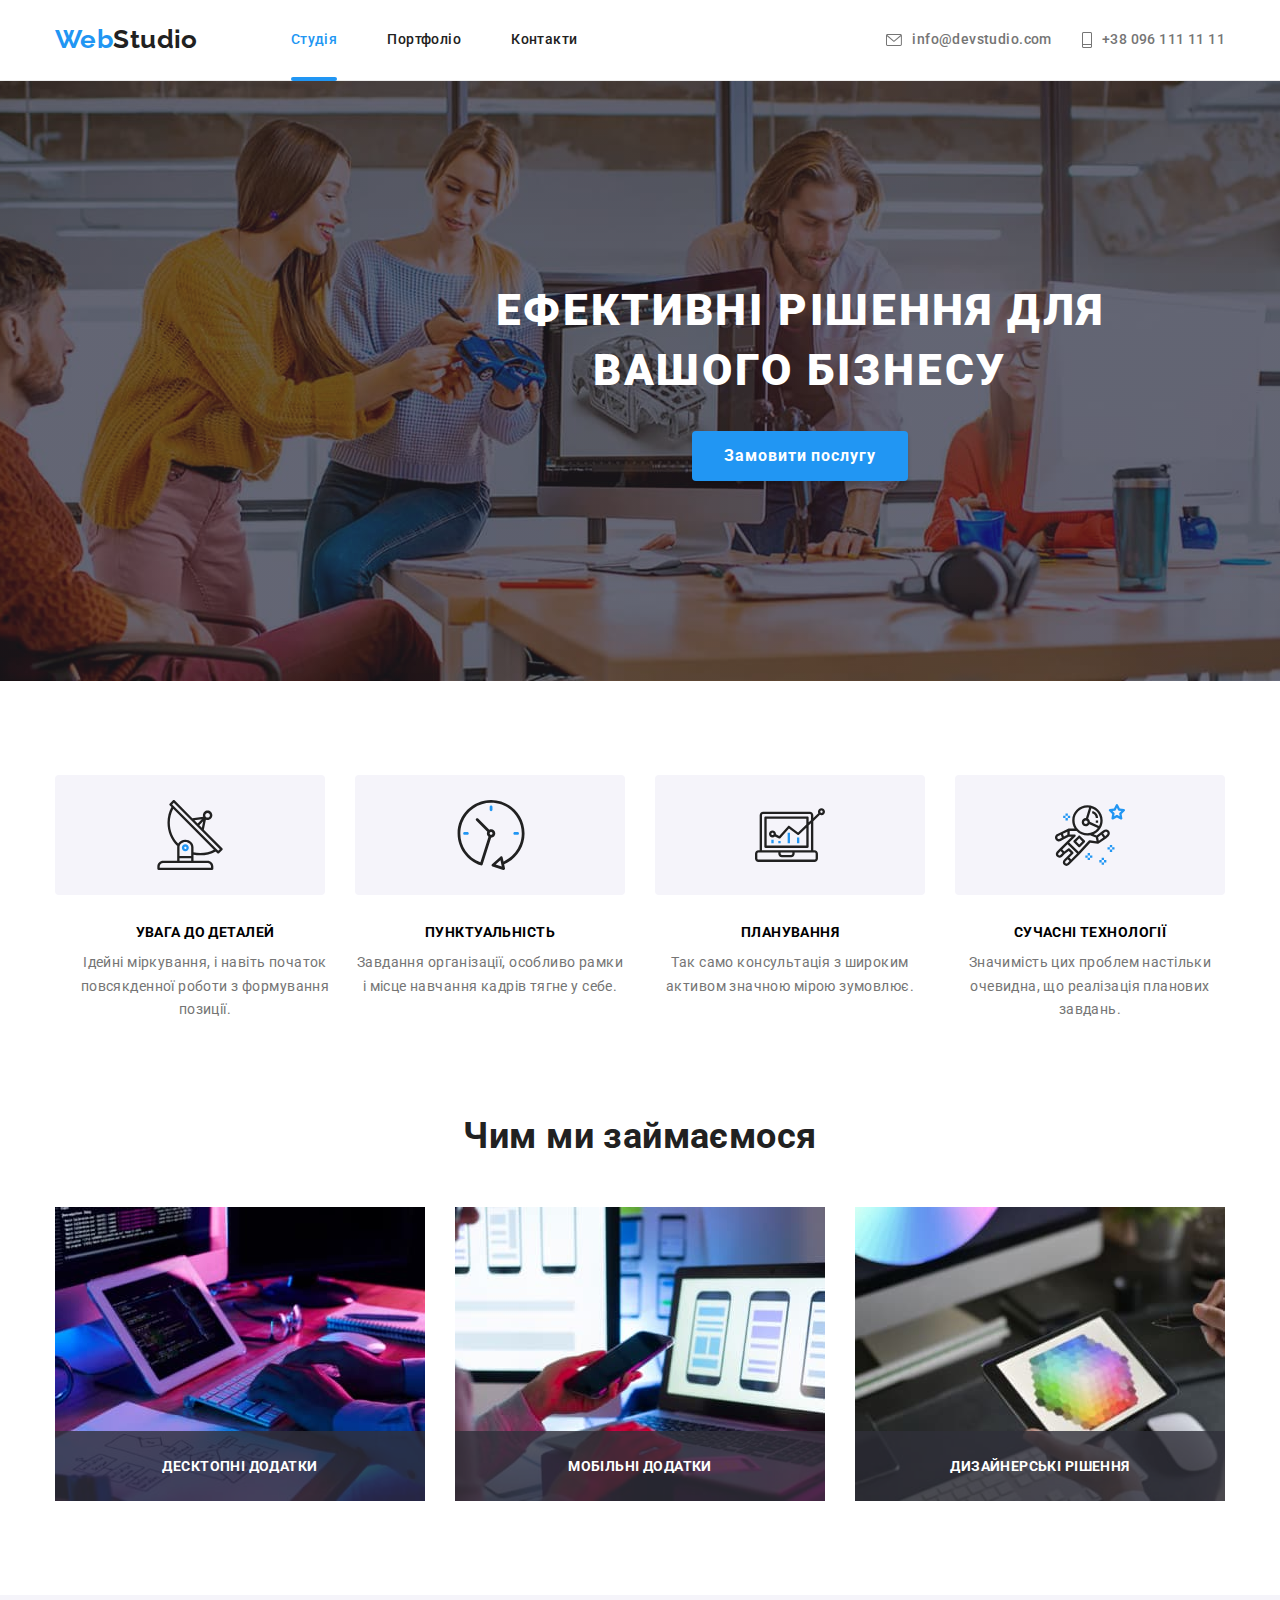
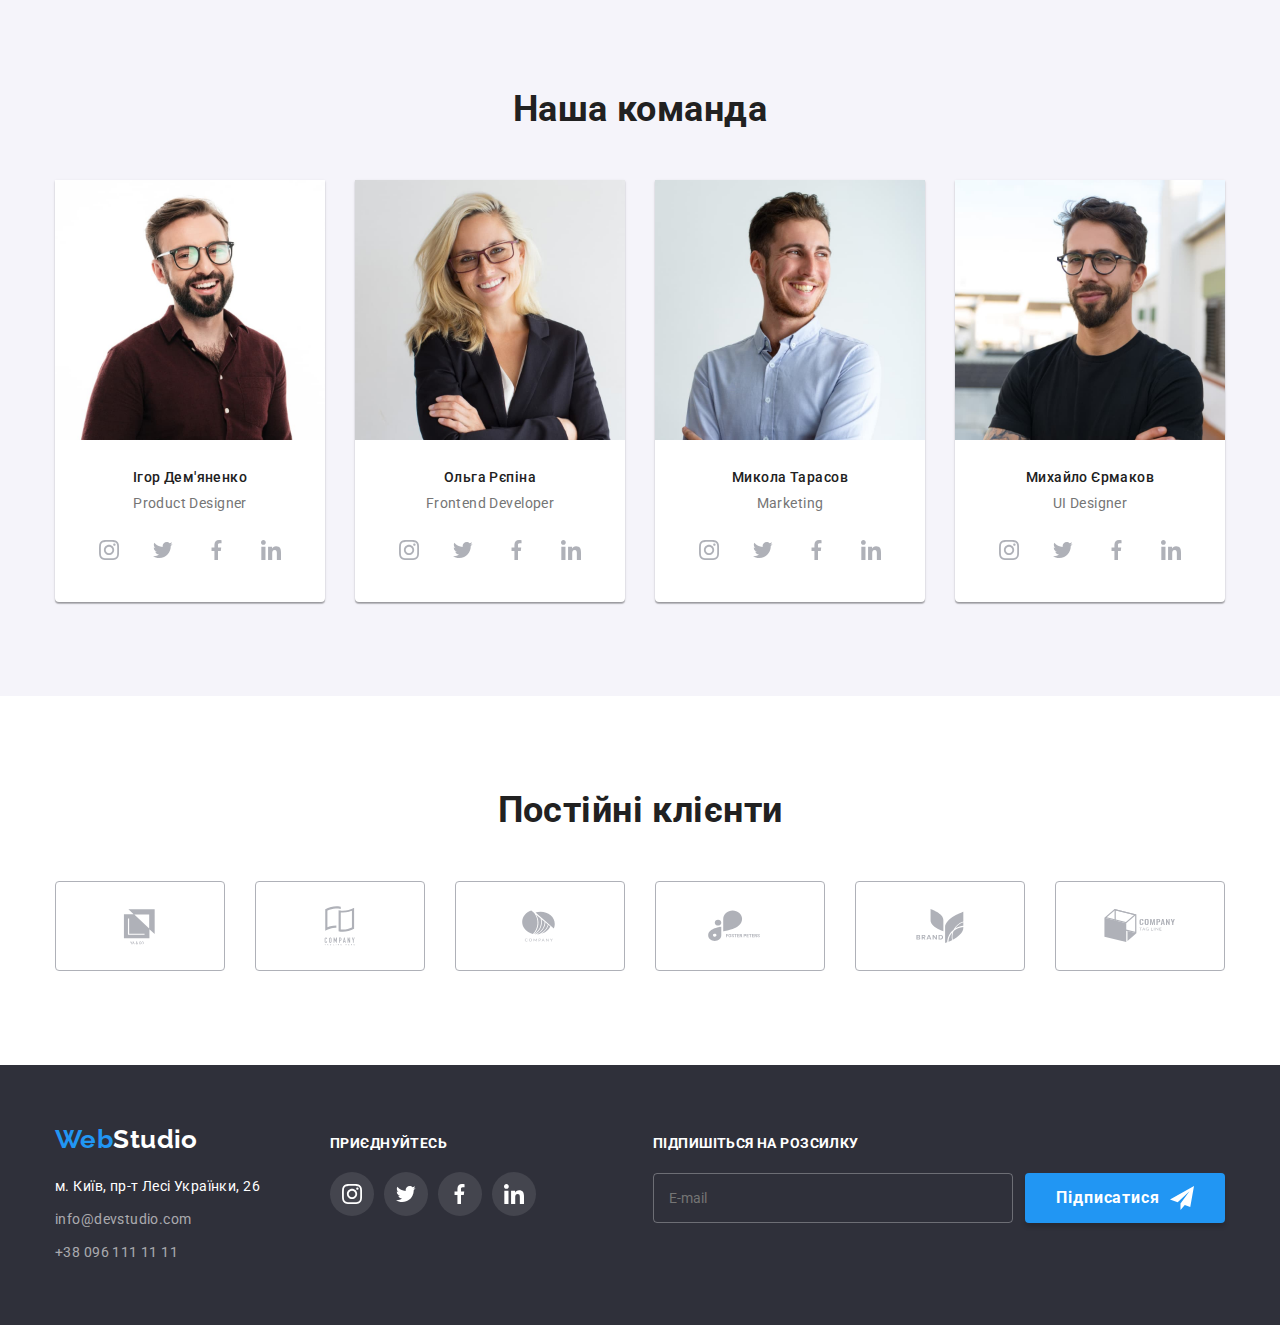
<file: index.html>
<!DOCTYPE html>
<html lang="uk">
  <head>
    <meta charset="UTF-8" />
    <meta name="viewport" content="width=device-width, initial-scale=1.0" />
    <meta http-equiv="X-UA-Compatible" content="ie=edge" />
    <title>Studio</title>
    <link
      href="https://fonts.googleapis.com/css2?family=Raleway:wght@700&family=Roboto:wght@400;500;700;900&display=swap"
      rel="stylesheet"
    />
    <link rel="stylesheet" href="./css/main.min.css" />
  </head>
  <body>
    <!--Верхняя линия-->
    <header class="page-header">
      <div class="container">
        <nav class="nav-list">
          <a href="./index.html" class="logo link"
            >Web<span class="logo--color">Studio</span></a
          >
          <ul class="site-nav list">
            <li class="site-nav__item">
              <a
                href="./index.html"
                class="site-nav__link site-nav__link--current link"
                >Студія</a
              >
            </li>
            <li class="site-nav__item">
              <a href="./portfolio.html" class="site-nav__link link"
                >Портфоліо</a
              >
            </li>
            <li class="site-nav__item">
              <a href="#" class="site-nav__link link">Контакти</a>
            </li>
          </ul>
        </nav>
        <ul class="contacts-nav list">
          <li class="contacts-nav__item">
            <a href="mailto:info@devstudio.com" class="contacts-nav__link link">
              <svg class="contacts-nav__icon" width="16" height="12">
                <use href="./images/icons.svg#icon-envelope"></use>
              </svg>
              info@devstudio.com</a
            >
          </li>
          <li class="contacts-nav__item">
            <a href="tel:+380961111111" class="contacts-nav__link link">
              <svg class="contacts-nav__icon" width="10" height="16">
                <use href="./images/icons.svg#icon-mobile"></use>
              </svg>
              +38 096 111 11 11</a
            >
          </li>
        </ul>
      </div>
    </header>
    <main>
      <!--Шапка сайта-->
      <section class="hero">
        <div class="hero__container container">
          <h1 class="hero__title">Ефективні рішення для вашого бізнесу</h1>
          <button
            class="hero__button button primary"
            type="button"
            data-modal-open
          >
            Замовити послугу
          </button>
        </div>
      </section>

      <!--Особенности-->
      <section class="features section">
        <div class="container">
          <h2 class="features__title title hidden">Нащі цінності</h2>
          <ul class="features-list list">
            <li class="">
              <div class="features-list__icon-box">
                <svg class="features-list__icon" width="70" height="70">
                  <use href="./images/icons.svg#icon-satelite"></use>
                </svg>
              </div>
              <h3 class="features-list__uptitle uptitle">УВАГА ДО ДЕТАЛЕЙ</h3>
              <p class="features-list__text">
                Ідейні міркування, і навіть початок повсякденної роботи з
                формування позиції.
              </p>
            </li>
            <li class="features-list__item">
              <div class="features-list__icon-box">
                <svg class="features-list__icon" width="70" height="70">
                  <use href="./images/icons.svg#icon-clock"></use>
                </svg>
              </div>
              <h3 class="features-list__uptitle uptitle">ПУНКТУАЛЬНІСТЬ</h3>
              <p class="features-list__text">
                Завдання організації, особливо рамки і місце навчання кадрів
                тягне у себе.
              </p>
            </li>
            <li class="features-list__item">
              <div class="features-list__icon-box">
                <svg class="features-list__icon" width="70" height="70">
                  <use href="./images/icons.svg#icon-desktop"></use>
                </svg>
              </div>
              <h3 class="features-list__uptitle uptitle">ПЛАНУВАННЯ</h3>
              <p class="features-list__text">
                Так само консультація з широким активом значною мірою зумовлює.
              </p>
            </li>
            <li class="features-list__item">
              <div class="features-list__icon-box">
                <svg class="features-list__icon" width="70" height="70">
                  <use href="./images/icons.svg#icon-astronaut"></use>
                </svg>
              </div>
              <h3 class="features-list__uptitle uptitle">СУЧАСНІ ТЕХНОЛОГІЇ</h3>
              <p class="features-list__text">
                Значимість цих проблем настільки очевидна, що реалізація
                планових завдань.
              </p>
            </li>
          </ul>
        </div>
      </section>
      <!--Чем мы занимаемся-->
      <section class="scope section">
        <div class="container">
          <h2 class="scope__title title">Чим ми займаємося</h2>
          <ul class="scope-list list">
            <li class="scope-list__item">
              <img
                src="./images/about/01.jpg"
                alt="Десктопні додатки"
                class="scope-list__img"
                width="370"
              />
              <div class="scope-list__box">
                <p class="scope-list__title uptitle">Десктопні додатки</p>
              </div>
            </li>
            <li class="scope-list__item">
              <img
                src="./images/about/02.jpg"
                alt="Мобільні додатки"
                class="scope-list__img"
                width="370"
              />
              <div class="scope-list__box">
                <p class="scope-list__title uptitle">Мобільні додатки</p>
              </div>
            </li>
            <li class="scope-list__item">
              <img
                src="./images/about/03.jpg"
                alt="Дизайнерські рішення"
                class="scope-list__img"
                width="370"
              />
              <div class="scope-list__box">
                <p class="scope-list__title uptitle">Дизайнерські рішення</p>
              </div>
            </li>
          </ul>
        </div>
      </section>

      <!--Наша команда-->
      <section class="team section">
        <div class="container">
          <h2 class="team__title title">Наша команда</h2>
          <ul class="team-list list">
            <li class="team-list__item">
              <img
                src="./images/team/id.jpg"
                alt="Ігор Дем'яненко"
                width="270"
              />
              <div class="team-meta">
                <h3 class="team-meta__name">Ігор Дем'яненко</h3>
                <p lang="en" class="team-meta__position">Product Designer</p>

                <ul class="social-list list">
                  <li class="social-list__item">
                    <a href="#" class="social-list__link link">
                      <svg class="social-list__icon" width="20" height="20">
                        <use href="./images/icons.svg#icon-instagram"></use>
                      </svg>
                    </a>
                  </li>

                  <li class="social-list__item">
                    <a href="#" class="social-list__link link">
                      <svg class="social-list__icon" width="20" height="20">
                        <use href="./images/icons.svg#icon-twitter"></use>
                      </svg>
                    </a>
                  </li>
                  <li class="social-list__item">
                    <a href="#" class="social-list__link link">
                      <svg class="social-list__icon" width="20" height="20">
                        <use href="./images/icons.svg#icon-facebook"></use>
                      </svg>
                    </a>
                  </li>
                  <li class="social-list__item">
                    <a href="#" class="social-list__link link">
                      <svg class="social-list__icon" width="20" height="20">
                        <use href="./images/icons.svg#icon-linkedin"></use>
                      </svg>
                    </a>
                  </li>
                </ul>
              </div>
            </li>
            <li class="team-list__item">
              <img src="./images/team/or.jpg" alt="Ольга Рєпіна" width="270" />
              <div class="team-meta">
                <h3 class="team-meta__name">Ольга Рєпіна</h3>
                <p lang="en" class="team-meta__position">Frontend Developer</p>
                <ul class="social-list list">
                  <li class="social-list__item">
                    <a href="#" class="social-list__link link">
                      <svg class="social-list__icon" width="20" height="20">
                        <use href="./images/icons.svg#icon-instagram"></use>
                      </svg>
                    </a>
                  </li>

                  <li class="social-list__item">
                    <a href="#" class="social-list__link link">
                      <svg class="social-list__icon" width="20" height="20">
                        <use href="./images/icons.svg#icon-twitter"></use>
                      </svg>
                    </a>
                  </li>
                  <li class="social-list__item">
                    <a href="#" class="social-list__link link">
                      <svg class="social-list__icon" width="20" height="20">
                        <use href="./images/icons.svg#icon-facebook"></use>
                      </svg>
                    </a>
                  </li>
                  <li class="social-list__item">
                    <a href="#" class="social-list__link link">
                      <svg class="social-list__icon" width="20" height="20">
                        <use href="./images/icons.svg#icon-linkedin"></use>
                      </svg>
                    </a>
                  </li>
                </ul>
              </div>
            </li>
            <li class="team-list__item">
              <img
                src="./images/team/nt.jpg"
                alt="Микола Тарасов"
                width="270"
              />
              <div class="team-meta">
                <h3 class="team-meta__name">Микола Тарасов</h3>
                <p lang="en" class="team-meta__position">Marketing</p>
                <ul class="social-list list">
                  <li class="social-list__item">
                    <a href="#" class="social-list__link link">
                      <svg class="social-list__icon" width="20" height="20">
                        <use href="./images/icons.svg#icon-instagram"></use>
                      </svg>
                    </a>
                  </li>

                  <li class="social-list__item">
                    <a href="#" class="social-list__link">
                      <svg class="social-list__icon" width="20" height="20">
                        <use href="./images/icons.svg#icon-twitter"></use>
                      </svg>
                    </a>
                  </li>
                  <li class="social-list__item">
                    <a href="#" class="social-list__link">
                      <svg class="social-list__icon" width="20" height="20">
                        <use href="./images/icons.svg#icon-facebook"></use>
                      </svg>
                    </a>
                  </li>
                  <li class="social-list__item">
                    <a href="#" class="social-list__link">
                      <svg class="social-list__icon" width="20" height="20">
                        <use href="./images/icons.svg#icon-linkedin"></use>
                      </svg>
                    </a>
                  </li>
                </ul>
              </div>
            </li>
            <li class="team-list__item">
              <img
                src="./images/team/my.jpg"
                alt="Михайло Єрмаков"
                width="270"
              />
              <div class="team-meta">
                <h3 class="team-meta__name">Михайло Єрмаков</h3>
                <p lang="en" class="team-meta__position">UI Designer</p>
                <ul class="social-list list">
                  <li class="social-list__item">
                    <a href="#" class="social-list__link link">
                      <svg class="social-list__icon" width="20" height="20">
                        <use href="./images/icons.svg#icon-instagram"></use>
                      </svg>
                    </a>
                  </li>

                  <li class="social-list__item">
                    <a href="#" class="social-list__link link">
                      <svg class="social-list__icon" width="20" height="20">
                        <use href="./images/icons.svg#icon-twitter"></use>
                      </svg>
                    </a>
                  </li>
                  <li class="social-list__item">
                    <a href="#" class="social-list__link link">
                      <svg class="social-list__icon" width="20" height="20">
                        <use href="./images/icons.svg#icon-facebook"></use>
                      </svg>
                    </a>
                  </li>
                  <li class="social-list__item">
                    <a href="#" class="social-list__link link">
                      <svg class="social-list__icon" width="20" height="20">
                        <use href="./images/icons.svg#icon-linkedin"></use>
                      </svg>
                    </a>
                  </li>
                </ul>
              </div>
            </li>
          </ul>
        </div>
      </section>

      <!--Секция клиенты-->
      <section class="client section">
        <div class="container">
          <h2 class="client__title title">Постійні клієнти</h2>
          <ul class="client-list list">
            <li class="client-list__item">
              <a href="" class="client-list_link link" aria-label="Клієнт-1">
                <svg class="client-list__icon" width="88" height="45">
                  <use href="./images/icons.svg#icon-partner1"></use>
                </svg>
              </a>
            </li>
            <li class="client-list__item">
              <a href="" class="client-list_link link" aria-label="Клієнт-2">
                <svg class="client-list__icon" width="88" height="45">
                  <use href="./images/icons.svg#icon-partner2"></use>
                </svg>
              </a>
            </li>
            <li class="client-list__item">
              <a href="" class="client-list_link link" aria-label="Клієнт-3">
                <svg class="client-list__icon" width="88" height="45">
                  <use href="./images/icons.svg#icon-partner3"></use>
                </svg>
              </a>
            </li>
            <li class="client-list__item">
              <a href="" class="client-list_link link" aria-label="Клієнт-4">
                <svg class="client-list__icon" width="88" height="45">
                  <use href="./images/icons.svg#icon-partner6"></use>
                </svg>
              </a>
            </li>
            <li class="client-list__item">
              <a href="" class="client-list_link link" aria-label="Клієнт-5">
                <svg class="client-list__icon" width="88" height="45">
                  <use href="./images/icons.svg#icon-partner4"></use>
                </svg>
              </a>
            </li>
            <li class="client-list__item">
              <a href="" class="client-list_link link" aria-label="Клієнт-6">
                <svg class="client-list__icon" width="88" height="45">
                  <use href="./images/icons.svg#icon-partner5"></use>
                </svg>
              </a>
            </li>
          </ul>
        </div>
      </section>
    </main>
    <!--Подвал-->
    <footer class="page-footer">
      <div class="container">
        <div class="address-box">
          <a href="./index.html" class="logo link"
            >Web<span class="logo--color">Studio</span></a
          >
          <address class="address">
            <ul class="contacts-list list">
              <li class="contacts-list__item">
                <a
                  href="https://goo.gl/maps/Dsh2uU1Qyo9ZcRkR6"
                  target="_blank"
                  class="contacts-list__link contacts-list__link--color link"
                  >м. Київ, пр-т Лесі Українки, 26</a
                >
              </li>
              <li class="contacts-list__item">
                <a
                  href="mailto:info@devstudio.com"
                  class="contacts-list__link link"
                  >info@devstudio.com</a
                >
              </li>
              <li class="contacts-list__item">
                <a href="tel:+380961111111" class="contacts-list__link link"
                  >+38 096 111 11 11</a
                >
              </li>
            </ul>
          </address>
        </div>
        <div class="social">
          <p class="social__title uptitle">приєднуйтесь</p>
          <ul class="social-list list">
            <li class="social-list__item">
              <a href="#" class="social-list__link link">
                <svg class="social-list__icon" width="20" height="20">
                  <use href="./images/icons.svg#icon-instagram"></use>
                </svg>
              </a>
            </li>

            <li class="social-list__item">
              <a href="#" class="social-list__link link">
                <svg class="social-list__icon" width="20" height="20">
                  <use href="./images/icons.svg#icon-twitter"></use>
                </svg>
              </a>
            </li>
            <li class="social-list__item">
              <a href="#" class="social-list__link link">
                <svg class="social-list__icon" width="20" height="20">
                  <use href="./images/icons.svg#icon-facebook"></use>
                </svg>
              </a>
            </li>
            <li class="social-list__item">
              <a href="#" class="social-list__link link">
                <svg class="social-list__icon" width="20" height="20">
                  <use href="./images/icons.svg#icon-linkedin"></use>
                </svg>
              </a>
            </li>
          </ul>
        </div>

        <div class="subscription">
          <p class="subscription-title uptitle">Підпишіться на розсилку</p>
          <form class="subscribe" name="footer_form" novalidate>
            <label class="subscribe__label">
              <input
                class="subscribe__input"
                type="email"
                name="email"
                placeholder="E-mail"
              />
            </label>
            <button class="subscribe__button button primary" type="submit">
              <span>Підписатися</span>
              <svg class="subscribe__icon" width="24" height="24">
                <use href="./images/icons.svg#icon-telegram"></use>
              </svg>
            </button>
          </form>
        </div>
      </div>
    </footer>
    <!-- modal -->
    <div class="backdrop hidden" data-modal>
      <div class="modal">
        <button
          class="modal__button-close button"
          type="button"
          data-modal-close
        >
          <svg class="modal__icon" width="30" height="30">
            <use href="./images/icons.svg#icon-close"></use>
          </svg>
        </button>

        <!-- форма -->
        <p class="modal__title">Залиште свої дані, ми вам передзвонимо</p>
        <form class="modal-form">
          <div class="modal-form__box" role="group">
            <label class="modal-form__label">
              <span class="modal-form__prefix">Ім'я</span>
              <span class="modal-form__span">
                <input
                  class="modal-form__input"
                  type="text"
                  name="name"
                  autofocus
                />
                <svg class="modal-form__icon" width="12" height="12">
                  <use href="./images/icons.svg#icon-personal"></use>
                </svg>
              </span>
            </label>

            <label class="modal-form__label">
              <span class="modal-form__prefix">Телефон</span>
              <span class="modal-form__span">
                <input class="modal-form__input" type="tel" name="tel" />
                <svg class="modal-form__icon" width="13" height="13">
                  <use href="./images/icons.svg#icon-phone"></use>
                </svg>
              </span>
            </label>
            <label class="modal-form__label">
              <span class="modal-form__prefix">Пошта</span>
              <span class="modal-form__span">
                <input class="modal-form__input" type="email" name="email" />
                <svg class="modal-form__icon" width="15" height="12">
                  <use href="./images/icons.svg#icon-mail"></use>
                </svg>
              </span>
            </label>

            <label class="modal-form__label">
              <span class="modal-form__prefix">Коментар</span>
              <textarea
                class="modal-form__comment modal-form__input"
                name="textarea"
                placeholder="Введіть текст"
              ></textarea>
            </label>
          </div>

          <input
            type="checkbox"
            class="modal-form-checkbox hidden"
            id="accept-policy"
          />
          <label for="accept-policy" class="modal-form-checkbox-label"
            >Погоджуюся з розсилкою та приймаю &nbsp;<a
              href=""
              class="modal-form-checkbox-link"
              >Умови договору</a
            ></label
          >

          <button class="modal-form__button button primary" type="submit">
            Відправити
          </button>
        </form>
      </div>
    </div>
    <script src="./js/modal.js"></script>
  </body>
</html>
</file>
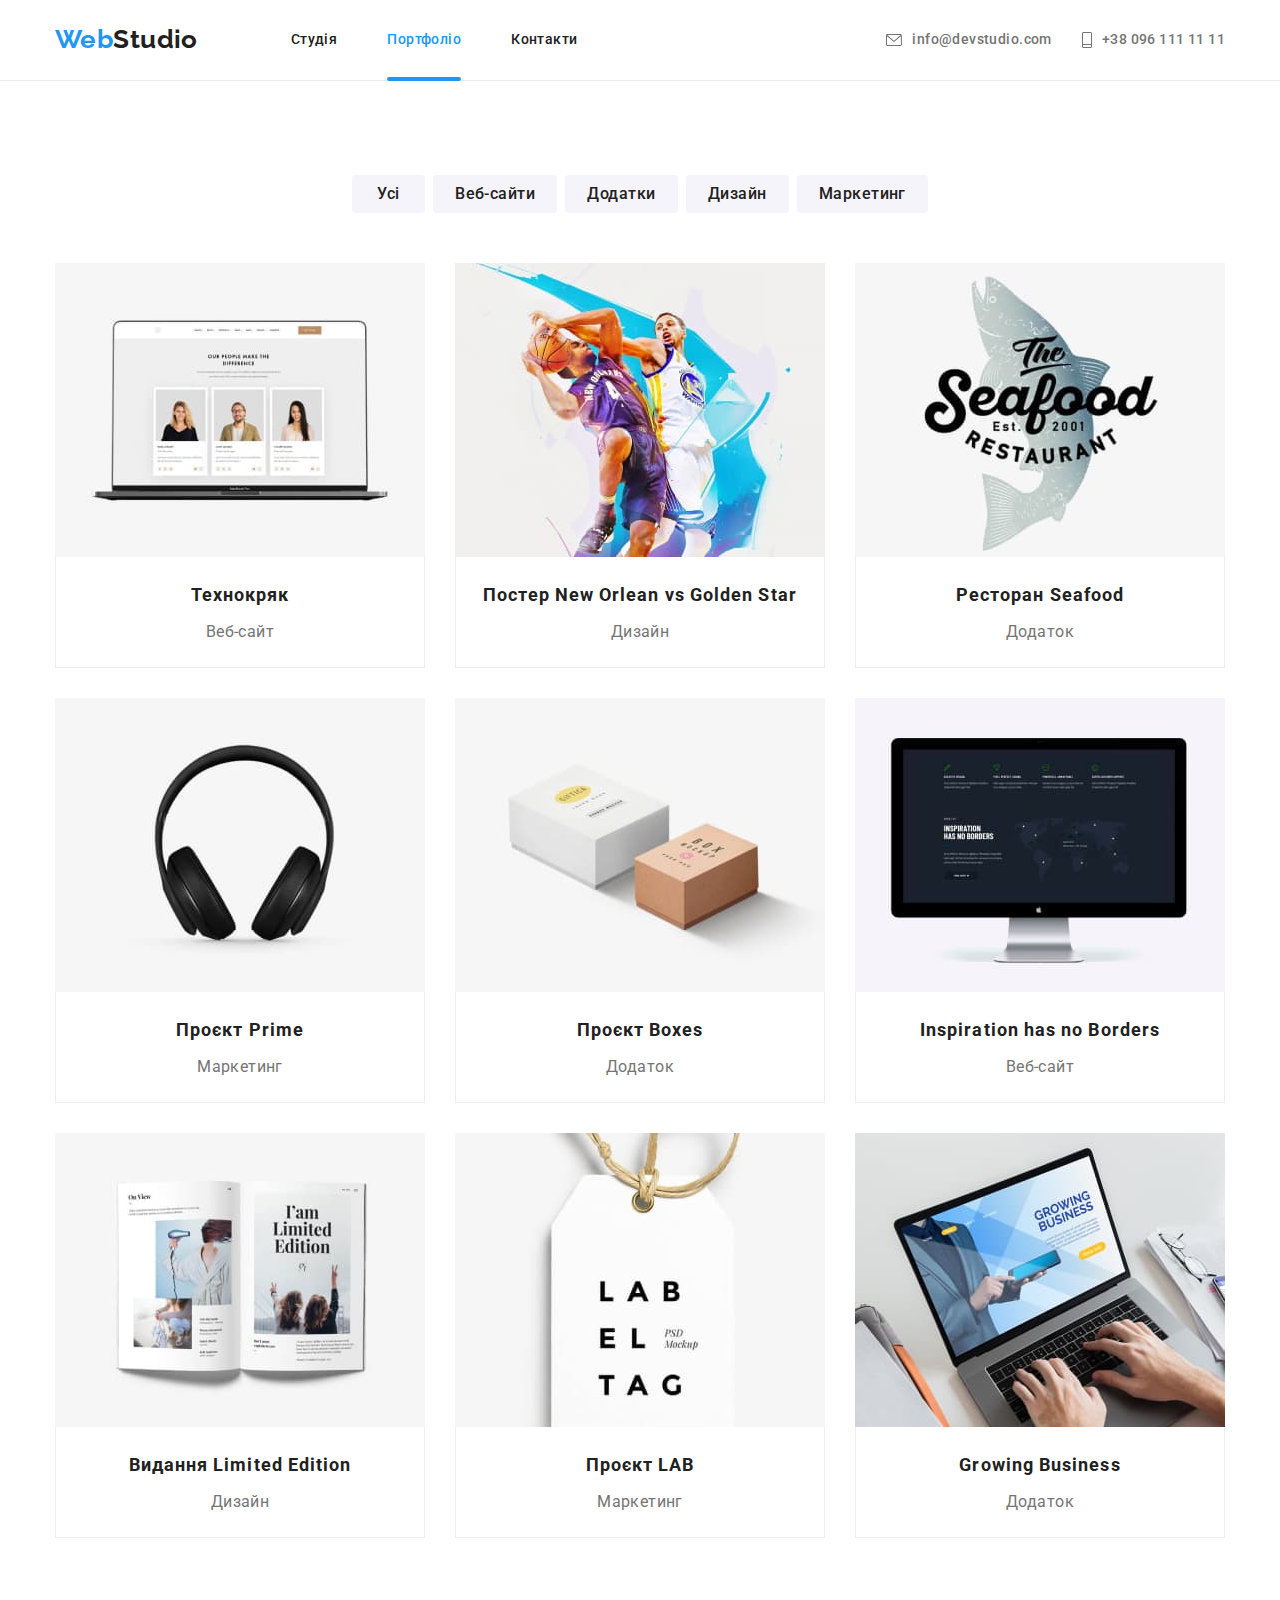
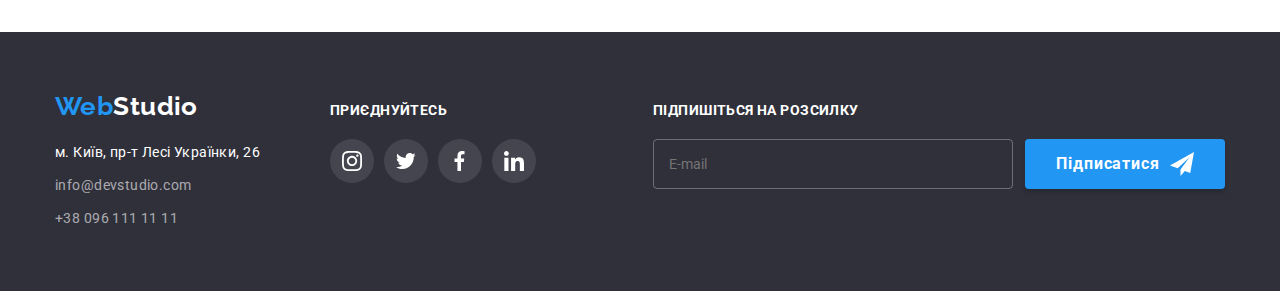
<file: portfolio.html>
<!DOCTYPE html>
<html lang="uk">
  <head>
    <meta charset="UTF-8" />
    <meta name="viewport" content="width=device-width, initial-scale=1.0" />
    <meta http-equiv="X-UA-Compatible" content="ie=edge" />
    <title>Studio</title>
    <link
      href="https://fonts.googleapis.com/css2?family=Raleway:wght@700&family=Roboto:wght@400;500;700;900&display=swap"
      rel="stylesheet"
    />
    <link rel="stylesheet" href="./css/main.min.css" />
  </head>
  <body>
    <!--Верхняя линия-->
    <header class="page-header">
      <div class="container">
        <nav class="nav-list">
          <a href="./index.html" class="logo link"
            >Web<span class="logo--color">Studio</span></a
          >
          <ul class="site-nav list">
            <li class="site-nav__item">
              <a href="./index.html" class="site-nav__link link">Студія</a>
            </li>
            <li class="site-nav__item">
              <a
                href="./portfolio.html"
                class="site-nav__link site-nav__link--current link"
                >Портфоліо</a
              >
            </li>
            <li class="site-nav__item">
              <a href="#" class="site-nav__link link">Контакти</a>
            </li>
          </ul>
        </nav>
        <ul class="contacts-nav list">
          <li class="contacts-nav__item">
            <a href="mailto:info@devstudio.com" class="contacts-nav__link link">
              <svg class="contacts-nav__icon" width="16" height="12">
                <use href="./images/icons.svg#icon-envelope"></use>
              </svg>
              <span>info@devstudio.com</span></a
            >
          </li>
          <li class="contacts-nav__item">
            <a href="tel:+380961111111" class="contacts-nav__link link">
              <svg class="contacts-nav__icon" width="10" height="16">
                <use href="./images/icons.svg#icon-mobile"></use>
              </svg>
              <span>+38 096 111 11 11</span></a
            >
          </li>
        </ul>
      </div>
    </header>
    <main>
      <section class="section">
        <div class="container">
          <h1 class="hidden">Filter</h1>
          <ul class="portfolio-buttons">
            <li>
              <button
                class="portfolio-buttons__button portfolio-buttons__button--current button secondary"
              >
                Усі
              </button>
            </li>
            <li>
              <button class="portfolio-buttons__button button secondary">
                Веб-сайти
              </button>
            </li>
            <li>
              <button class="portfolio-buttons__button button secondary">
                Додатки
              </button>
            </li>
            <li>
              <button class="portfolio-buttons__button button secondary">
                Дизайн
              </button>
            </li>
            <li>
              <button class="portfolio-buttons__button button secondary">
                Маркетинг
              </button>
            </li>
          </ul>

          <ul class="portfolio-blocks">
            <li class="portfolio-blocks__item">
              <a href="#" class="link">
                <div class="portfolio-blocks__thumb">
                  <img
                    src="./images/portfolio/01.jpg"
                    width="370"
                    alt="Laptop"
                  />
                  <div class="portfolio-blocks__thumb-info">
                    <p class="portfolio-blocks__overlay-description">
                      Ресурс пропонує комплексні пропозиції з різним рівнем
                      функціоналу та сервісів. Все це дозволить відвідувачу
                      отримати вичерпні відомості про компанію чи приватну
                      особу.
                    </p>
                  </div>
                </div>
                <div class="portfolio-blocks__text">
                  <h2 class="portfolio-blocks__sample">Технокряк</h2>
                  <p class="portfolio-blocks__info">Веб-сайт</p>
                </div>
              </a>
            </li>
            <li class="portfolio-blocks__item">
              <a href="#" class="link">
                <div class="portfolio-blocks__thumb">
                  <img
                    src="./images/portfolio/02.jpg"
                    width="370"
                    alt="Basketbal players"
                  />
                  <div class="portfolio-blocks__thumb-info">
                    <p class="portfolio-blocks__overlay-description">
                      Ресурс пропонує комплексні пропозиції з різним рівнем
                      функціоналу та сервісів. Все це дозволить відвідувачу
                      отримати вичерпні відомості про компанію чи приватну
                      особу.
                    </p>
                  </div>
                </div>
                <div class="portfolio-blocks__text">
                  <h2 class="portfolio-blocks__sample">
                    Постер New Orlean vs Golden Star
                  </h2>
                  <p class="portfolio-blocks__info">Дизайн</p>
                </div>
              </a>
            </li>
            <li class="portfolio-blocks__item">
              <a href="#" class="link">
                <div class="portfolio-blocks__thumb">
                  <img
                    src="./images/portfolio/03.jpg"
                    width="370"
                    alt="Restaurant logo"
                  />
                  <div class="portfolio-blocks__thumb-info">
                    <p class="portfolio-blocks__overlay-description">
                      Ресурс пропонує комплексні пропозиції з різним рівнем
                      функціоналу та сервісів. Все це дозволить відвідувачу
                      отримати вичерпні відомості про компанію чи приватну
                      особу.
                    </p>
                  </div>
                </div>
                <div class="portfolio-blocks__text">
                  <h2 class="portfolio-blocks__sample">Ресторан Seafood</h2>
                  <p class="portfolio-blocks__info">Додаток</p>
                </div>
              </a>
            </li>
            <li class="portfolio-blocks__item">
              <a href="#" class="link">
                <div class="portfolio-blocks__thumb">
                  <img
                    src="./images/portfolio/04.jpg"
                    width="370"
                    alt="Headset"
                  />
                  <div class="portfolio-blocks__thumb-info">
                    <p class="portfolio-blocks__overlay-description">
                      Ресурс пропонує комплексні пропозиції з різним рівнем
                      функціоналу та сервісів. Все це дозволить відвідувачу
                      отримати вичерпні відомості про компанію чи приватну
                      особу.
                    </p>
                  </div>
                </div>
                <div class="portfolio-blocks__text">
                  <h2 class="portfolio-blocks__sample">Проєкт Prime</h2>
                  <p class="portfolio-blocks__info">Маркетинг</p>
                </div>
              </a>
            </li>
            <li class="portfolio-blocks__item">
              <a href="#" class="link">
                <div class="portfolio-blocks__thumb">
                  <img
                    src="./images/portfolio/05.jpg"
                    width="370"
                    alt="Two boxes"
                  />
                  <div class="portfolio-blocks__thumb-info">
                    <p class="portfolio-blocks__overlay-description">
                      Ресурс пропонує комплексні пропозиції з різним рівнем
                      функціоналу та сервісів. Все це дозволить відвідувачу
                      отримати вичерпні відомості про компанію чи приватну
                      особу.
                    </p>
                  </div>
                </div>
                <div class="portfolio-blocks__text">
                  <h2 class="portfolio-blocks__sample">Проєкт Boxes</h2>
                  <p class="portfolio-blocks__info">Додаток</p>
                </div>
              </a>
            </li>
            <li class="portfolio-blocks__item">
              <a href="#" class="link">
                <div class="portfolio-blocks__thumb">
                  <img
                    src="./images/portfolio/06.jpg"
                    width="370"
                    alt="Website concept on the screen"
                  />
                  <div class="portfolio-blocks__thumb-info">
                    <p class="portfolio-blocks__overlay-description">
                      Ресурс пропонує комплексні пропозиції з різним рівнем
                      функціоналу та сервісів. Все це дозволить відвідувачу
                      отримати вичерпні відомості про компанію чи приватну
                      особу.
                    </p>
                  </div>
                </div>
                <div class="portfolio-blocks__text">
                  <h2 class="portfolio-blocks__sample">
                    Inspiration has no Borders
                  </h2>
                  <p class="portfolio-blocks__info">Веб-сайт</p>
                </div>
              </a>
            </li>
            <li class="portfolio-blocks__item">
              <a href="#" class="link">
                <div class="portfolio-blocks__thumb">
                  <img
                    src="./images/portfolio/07.jpg"
                    width="370"
                    alt="Opened book"
                  />
                  <div class="portfolio-blocks__thumb-info">
                    <p class="portfolio-blocks__overlay-description">
                      Ресурс пропонує комплексні пропозиції з різним рівнем
                      функціоналу та сервісів. Все це дозволить відвідувачу
                      отримати вичерпні відомості про компанію чи приватну
                      особу.
                    </p>
                  </div>
                </div>
                <div class="portfolio-blocks__text">
                  <h2 class="portfolio-blocks__sample">
                    Видання Limited Edition
                  </h2>
                  <p class="portfolio-blocks__info">Дизайн</p>
                </div>
              </a>
            </li>
            <li class="portfolio-blocks__item">
              <a href="#" class="link">
                <div class="portfolio-blocks__thumb">
                  <img
                    src="./images/portfolio/08.jpg"
                    width="370"
                    alt="Label"
                  />
                  <div class="portfolio-blocks__thumb-info">
                    <p class="portfolio-blocks__overlay-description">
                      Ресурс пропонує комплексні пропозиції з різним рівнем
                      функціоналу та сервісів. Все це дозволить відвідувачу
                      отримати вичерпні відомості про компанію чи приватну
                      особу.
                    </p>
                  </div>
                </div>
                <div class="portfolio-blocks__text">
                  <h2 class="portfolio-blocks__sample">Проєкт LAB</h2>
                  <p class="portfolio-blocks__info">Маркетинг</p>
                </div>
              </a>
            </li>
            <li class="portfolio-blocks__item">
              <a href="#" class="link">
                <div class="portfolio-blocks__thumb">
                  <img
                    src="./images/portfolio/09.jpg"
                    width="370"
                    alt="Working with laptop"
                  />
                  <div class="portfolio-blocks__thumb-info">
                    <p class="portfolio-blocks__overlay-description">
                      Ресурс пропонує комплексні пропозиції з різним рівнем
                      функціоналу та сервісів. Все це дозволить відвідувачу
                      отримати вичерпні відомості про компанію чи приватну
                      особу.
                    </p>
                  </div>
                </div>
                <div class="portfolio-blocks__text">
                  <h2 class="portfolio-blocks__sample">Growing Business</h2>
                  <p class="portfolio-blocks__info">Додаток</p>
                </div>
              </a>
            </li>
          </ul>
        </div>
      </section>
    </main>
    <!--Подвал-->
    <footer class="page-footer">
      <div class="container">
        <div class="address-box">
          <a href="./index.html" class="logo link"
            >Web<span class="logo--color">Studio</span></a
          >
          <address class="address">
            <ul class="contacts-list list">
              <li class="contacts-list__item">
                <a
                  href="https://goo.gl/maps/Dsh2uU1Qyo9ZcRkR6"
                  target="_blank"
                  class="contacts-list__link contacts-list__link--color link"
                  >м. Київ, пр-т Лесі Українки, 26</a
                >
              </li>
              <li class="contacts-list__item">
                <a
                  href="mailto:info@devstudio.com"
                  class="contacts-list__link link"
                  >info@devstudio.com</a
                >
              </li>
              <li class="contacts-list__item">
                <a href="tel:+380961111111" class="contacts-list__link link"
                  >+38 096 111 11 11</a
                >
              </li>
            </ul>
          </address>
        </div>
        <div class="social">
          <p class="social__title uptitle">приєднуйтесь</p>
          <ul class="social-list list">
            <li class="social-list__item">
              <a href="#" class="social-list__link link">
                <svg class="social-list__icon" width="20" height="20">
                  <use href="./images/icons.svg#icon-instagram"></use>
                </svg>
              </a>
            </li>

            <li class="social-list__item">
              <a href="#" class="social-list__link link">
                <svg class="social-list__icon" width="20" height="20">
                  <use href="./images/icons.svg#icon-twitter"></use>
                </svg>
              </a>
            </li>
            <li class="social-list__item">
              <a href="#" class="social-list__link link">
                <svg class="social-list__icon" width="20" height="20">
                  <use href="./images/icons.svg#icon-facebook"></use>
                </svg>
              </a>
            </li>
            <li class="social-list__item">
              <a href="#" class="social-list__link link">
                <svg class="social-list__icon" width="20" height="20">
                  <use href="./images/icons.svg#icon-linkedin"></use>
                </svg>
              </a>
            </li>
          </ul>
        </div>

        <div class="subscription">
          <p class="subscription-title uptitle">Підпишіться на розсилку</p>
          <form class="subscribe" name="footer_form" novalidate>
            <label class="subscribe__label">
              <input
                class="subscribe__input"
                type="email"
                name="email"
                placeholder="E-mail"
              />
            </label>
            <button class="subscribe__button button primary" type="submit">
              <span>Підписатися</span>
              <svg class="subscribe__icon" width="24" height="24">
                <use href="./images/icons.svg#icon-telegram"></use>
              </svg>
            </button>
          </form>
        </div>
      </div>
    </footer>
  </body>
</html>
</file>
<file: css/main.min.css>
/*! modern-normalize v1.0.0 | MIT License | https://github.com/sindresorhus/modern-normalize */*,::after,::before{box-sizing:border-box}:root{-moz-tab-size:4;tab-size:4}html{line-height:1.15;-webkit-text-size-adjust:100%}body{margin:0}body{font-family:system-ui,-apple-system,"Segoe UI",Roboto,Helvetica,Arial,sans-serif,"Apple Color Emoji","Segoe UI Emoji"}hr{height:0;color:inherit}abbr[title]{text-decoration:underline dotted}b,strong{font-weight:bolder}code,kbd,pre,samp{font-family:ui-monospace,SFMono-Regular,Consolas,"Liberation Mono",Menlo,monospace;font-size:1em}small{font-size:80%}sub,sup{font-size:75%;line-height:0;position:relative;vertical-align:baseline}sub{bottom:-0.25em}sup{top:-0.5em}table{text-indent:0;border-color:inherit}button,input,optgroup,select,textarea{font-family:inherit;font-size:100%;line-height:1.15;margin:0}button,select{text-transform:none}[type=button],[type=reset],[type=submit],button{-webkit-appearance:button}::-moz-focus-inner{border-style:none;padding:0}:-moz-focusring{outline:1px dotted ButtonText}:-moz-ui-invalid{box-shadow:none}legend{padding:0}progress{vertical-align:baseline}::-webkit-inner-spin-button,::-webkit-outer-spin-button{height:auto}[type=search]{-webkit-appearance:textfield;outline-offset:-2px}::-webkit-search-decoration{-webkit-appearance:none}::-webkit-file-upload-button{-webkit-appearance:button;font:inherit}summary{display:list-item}.hidden{position:absolute;width:1px;height:1px;margin:-1px;border:0;padding:0;clip:rect(0 0 0 0);overflow:hidden;opacity:0}h1,h2,h3,h4,h5,h6,p{margin-top:0;margin-bottom:0}ul,ol{list-style:none;padding-left:0;margin:0}img{display:block;max-width:100%;height:auto}address{font-style:inherit}.link{text-decoration:none;color:inherit}body{font-family:"Roboto",sans-serif;font-weight:400;font-size:14px;background-color:#fff;letter-spacing:.03em;line-height:1.14}svg{fill:inherit}.section{padding-top:94px;padding-bottom:94px;text-align:center}.uptitle{font-weight:700;font-size:14px;text-transform:uppercase}.title{font-weight:700;font-size:36px;color:#212121;padding-bottom:50px}.container{width:1200px;padding-right:15px;padding-left:15px;margin-right:auto;margin-left:auto}.logo{display:block;font-family:"Raleway";font-size:26px;font-weight:700;color:#2196f3}.logo--color{color:#212121}.site-nav{align-items:center}.site-nav__link{display:block;color:#212121;transition:250ms cubic-bezier(0.4, 0, 0.2, 1);font-weight:500;padding:32px 0px}.site-nav__link:hover,.site-nav__link:focus{color:#2196f3}.site-nav__link--current{position:relative;display:inline-block;color:#2196f3}.site-nav__link--current::after{content:"";position:absolute;display:inline-block;width:100%;height:4px;background-color:#2196f3;bottom:-1px;left:0;border-radius:2px}.contacts-nav{display:flex;margin-left:auto;align-items:center;gap:30px}.contacts-nav__icon{fill:currentColor;margin-right:10px}.contacts-nav__link{display:flex;align-items:center;padding:32px 0px;color:#757575;font-weight:500;transition:250ms cubic-bezier(0.4, 0, 0.2, 1),250ms cubic-bezier(0.4, 0, 0.2, 1)}.contacts-nav__link:hover,.contacts-nav__link:focus{color:#2196f3;fill:#2196f3}.social-list{display:flex;gap:10px}.social-list__link{display:flex;justify-content:center;align-items:center;fill:#afb1b8;width:44px;height:44px;border-radius:50%;transition:250ms cubic-bezier(0.4, 0, 0.2, 1)}.social-list__link:hover,.social-list__link:focus{background-color:#2196f3}.social-list__icon{display:block;transition:250ms cubic-bezier(0.4, 0, 0.2, 1)}.social-list__link:hover .social-list__icon,.social-list__link:focus .social-list__icon{fill:#fff}.subscription{margin-left:auto;display:flex;flex-direction:column}.subscribe{display:flex;gap:12px}.subscription-title{margin-bottom:20px;line-height:1.25}.subscribe__input{height:50px;width:360px;padding:15px;color:#fff;background-color:rgba(0,0,0,0);border-radius:4px;outline:rgba(0,0,0,0);border:1px solid rgba(255,255,255,.3);filter:0px 4px 4px rgba(0,0,0,.15);transition:border-color 250ms cubic-bezier(0.4, 0, 0.2, 1)}.subscribe__input:hover,.subscribe__input:focus{border-color:#2196f3}.subscribe__button{display:flex;align-items:center;justify-content:center;gap:10px;padding:10px 28px;margin-top:0px}.footer-btn-icon{fill:currentColor}.button{border:none;background:rgba(0,0,0,0);color:inherit;font-family:inherit;cursor:pointer;font-size:16px;border-radius:4px;padding:0;transition:color 250ms cubic-bezier(0.4, 0, 0.2, 1),background-color 250ms cubic-bezier(0.4, 0, 0.2, 1),shadow 250ms cubic-bezier(0.4, 0, 0.2, 1)}.button.primary{font-weight:700;line-height:1.87;letter-spacing:.06em;color:#fff;background-color:#2196f3;width:200px;height:50px;box-shadow:0px 4px 4px rgba(0,0,0,.15)}.button.secondary{font-family:inherit;font-weight:500;line-height:1.62;letter-spacing:.03em;color:#212121;background-color:#f5f4fa;color:#212121;min-width:73px;height:38px;border:none;display:inline-block;padding:6px 22px}.button.secondary:hover,.button.secondary:focus{background-color:#2196f3;color:#fff;box-shadow:0px 1px 3px rgba(0,0,0,.12),0px 1px 1px rgba(0,0,0,.14),0px 2px 1px rgba(0,0,0,.2)}.team-list__item{box-shadow:0px 1px 3px rgba(0,0,0,.12),0px 1px 1px rgba(0,0,0,.14),0px 2px 1px rgba(0,0,0,.2);border-radius:0px 0px 4px 4px;background:#fff}.team-meta{padding:30px 0px}.team-meta__name{font-size:inherit;font-weight:500;color:#212121;margin-bottom:10px}.team-meta__position{color:#757575}.team-meta .social-list{padding:0px 32px;margin-top:16px}.backdrop{position:fixed;top:0;left:0;width:100%;height:100%;background-color:rgba(0,0,0,.2);opacity:1;transition:opacity 250ms cubic-bezier(0.4, 0, 0.2, 1);overflow:auto}.backdrop.hidden{pointer-events:none}.backdrop.hidden .modal{opacity:0}.modal{position:absolute;width:528px;height:581px;background-color:#fff;top:50%;left:50%;transform:translate(-50%, -50%);box-shadow:0px 1px 3px rgba(0,0,0,.12),0px 1px 1px rgba(0,0,0,.14),0px 2px 1px rgba(0,0,0,.2);border-radius:4px;opacity:1;transition:opacity 250ms cubic-bezier(0.4, 0, 0.2, 1);padding:40px 40px}.modal__button-close{position:absolute;border:none;padding:0;margin:0;background-color:#fff;top:8px;right:8px;transition:fill 250ms cubic-bezier(0.4, 0, 0.2, 1)}.modal__button-close:hover,.modal__button-close:focus{fill:#2196f3}.modal__icon{border:1px solid rgba(0,0,0,.1);border-radius:50%}.modal__title{display:block;font-weight:700;font-size:20px;line-height:23px;text-align:center;letter-spacing:.03em;margin-bottom:12px}.modal-form{text-align:center}.modal-form__box{text-align:left;width:448px}.modal-form__label{display:flex;flex-direction:column}.modal-form__label:not(:last-child){margin-bottom:10px}.modal-form__label:hover,.modal-form__label:focus{fill:#2196f3}.modal-form__span{position:relative;transition:fill 250ms cubic-bezier(0.4, 0, 0.2, 1)}.modal-form__input{height:40px;width:100%;border:1px solid rgba(33,33,33,.2);border-radius:4px;padding-left:40px;transition:border-color 250ms cubic-bezier(0.4, 0, 0.2, 1);outline:none}.modal-form__input:hover,.modal-form__input:focus{border-color:#2196f3}.modal-form__icon{position:absolute;top:50%;left:13px;transform:translateY(-50%)}.modal-form__prefix{padding-bottom:4px;font-size:12px;color:#757575}.modal-form__comment{resize:none;width:448px;height:120px;padding:12px 16px;margin-bottom:20px}.modal-form__comment::placeholder{font-weight:400;font-size:12px;color:#757575;opacity:.5}.modal-form-checkbox-label{display:flex;align-items:center;justify-content:center;margin-bottom:30px;line-height:1.71;text-align:center;color:#757575;transition:background-color 250ms cubic-bezier(0.4, 0, 0.2, 1)}.modal-form-checkbox-label::before{content:"";display:block;margin-right:9px;width:16px;height:16px;border:2px solid #000;border-radius:2px;cursor:pointer}.modal-form-checkbox:checked+.modal-form-checkbox-label::before{background-image:url(../images/checked.svg);background-color:#2196f3;background-position:center;background-repeat:no-repeat;background-origin:border-box;border-color:rgba(0,0,0,0);transition:background-color 250ms cubic-bezier(0.4, 0, 0.2, 1),border 250ms cubic-bezier(0.4, 0, 0.2, 1)}.modal-form-checkbox:focus+.modal-form-checkbox-label::before{border:2px solid #2196f3}.modal-form-checkbox-link{color:#2196f3}.portfolio-buttons{display:flex;justify-content:center;gap:8px}.portfolio-blocks{display:flex;flex-wrap:wrap;gap:30px}.portfolio-blocks__item{transition:box-shadow 250ms cubic-bezier(0.4, 0, 0.2, 1)}.portfolio-blocks__item:hover,.portfolio-blocks__item:focus{box-shadow:0px 1px 3px rgba(0,0,0,.12),0px 1px 1px rgba(0,0,0,.14),0px 2px 1px rgba(0,0,0,.2)}.portfolio-blocks__text{padding:20px 24px;background-color:#fff;border:1px solid #eee;border-top:rgba(0,0,0,0)}.portfolio-blocks__sample{font-weight:700;font-size:18px;line-height:2;letter-spacing:.06em;color:#212121;padding-top:20px 24px;margin-bottom:4px}.portfolio-blocks__info{font-size:16px;line-height:1.87;font-weight:normal;color:#757575}.portfolio-blocks__thumb{position:relative;display:flex;align-items:center;justify-content:center;overflow:hidden}.portfolio-blocks__thumb-info{position:absolute;display:inline-block;background-color:rgba(33,150,243,.9);width:100%;height:100%;top:0;left:0;display:flex;justify-content:center;align-items:center;padding-left:24px;padding-right:24px;transform:translateY(100%);transition:250ms cubic-bezier(0.4, 0, 0.2, 1)}.portfolio-blocks__item:hover .portfolio-blocks__thumb-info,.portfolio-blocks__item:focus .portfolio-blocks__thumb-info{transform:translateY(0%)}.portfolio-blocks__overlay-description{font-style:normal;font-weight:400;font-size:18px;line-height:1.5555555556;color:#fff;letter-spacing:.03em}.page-header{border-bottom:1px solid #ececec}.page-header .container{display:flex}.nav-list{display:flex;align-items:center}.site-nav{display:flex}.site-nav{margin-left:93px;gap:50px}.site-nav__item{display:block}.hero{text-align:center;background-color:var(--secondary-bg-color);max-width:1600px;margin:0 auto;padding:200px;background-image:linear-gradient(to right, rgba(47, 48, 58, 0.4), rgba(47, 48, 58, 0.4)),url("../images/hero.jpg");background-size:cover;background-repeat:no-repeat;background-position:center;color:#fff}.hero__title{font-weight:900;font-size:44px;line-height:1.36;max-width:696px;letter-spacing:.06em;text-transform:uppercase;color:var(--primary-white-color);margin:auto}.hero__button.button{margin-top:30px;width:216px}.features-list{display:flex}.features-list__item{flex-basis:calc((100% - 90px)/4)}.features-list__item:not(:last-child){margin-right:30px}.features-list__uptitle{margin-bottom:10px}.features-list__icon-box{display:flex;justify-content:center;align-items:center;width:270px;height:120px;background-color:#f5f4fa;margin-bottom:30px;border-radius:4px}.features-list__icon{display:flex;justify-content:center;align-items:center;margin:0;padding:0}.features-list__text{line-height:1.71;color:#757575}.scope{padding-top:0}.scope-list{display:flex;gap:30px}.scope-list__item{position:relative}.scope-list__box{position:absolute;display:flex;justify-content:center;align-items:center;height:70px;width:100%;bottom:0;left:50%;transform:translate(-50%);font-family:inherit;line-height:16px;color:var(--primary-white-color);background:rgba(47,48,58,.8);color:#fff}.team{background:#f5f4fa}.team-list{display:flex;gap:30px}.client-list{display:flex}.client-list__item{width:calc((100% - 150px)/6)}.client-list__item:not(:last-child){margin-right:30px}.client-list_link{display:flex;align-items:center;justify-content:center;height:90px;color:#afb1b8;border:1px solid #afb1b8;border-radius:4px;transition:fill 250ms cubic-bezier(0.4, 0, 0.2, 1),border-color 250ms cubic-bezier(0.4, 0, 0.2, 1);fill:currentColor}.client-list_link:hover,.client-list_link:focus{fill:#2196f3;border-color:#2196f3}.page-footer{background:#2f303a;padding-top:60px;padding-bottom:60px}.page-footer .container{display:flex;align-items:baseline}.address-box{display:block;margin-right:70px}.address-box .logo{margin-bottom:20px}.address-box .logo--color{color:#fff}.contacts-list__item:not(:last-child){margin-bottom:9px}.contacts-list__link{font-style:normal;line-height:1.71;color:rgba(255,255,255,.6);transition:color 250ms cubic-bezier(0.4, 0, 0.2, 1)}.contacts-list__link:hover,.contacts-list__link:focus{color:#2196f3}.contacts-list__link--color{color:#fff}.contacts-list__link--color:hover,.contacts-list__link--color:focus{color:#fff}.page-footer .uptitle{color:#fff}.page-footer .social-list{margin-top:20px;padding:0;gap:10px}.page-footer .social-list__link{background-color:rgba(255,255,255,.1);fill:#fff;transition:background-color 250ms cubic-bezier(0.4, 0, 0.2, 1)}.page-footer .social-list__link:hover,.page-footer .social-list__link:focus{background-color:#2196f3}.portfolio-buttons{margin-bottom:50px}/*# sourceMappingURL=main.min.css.map */
</file>
